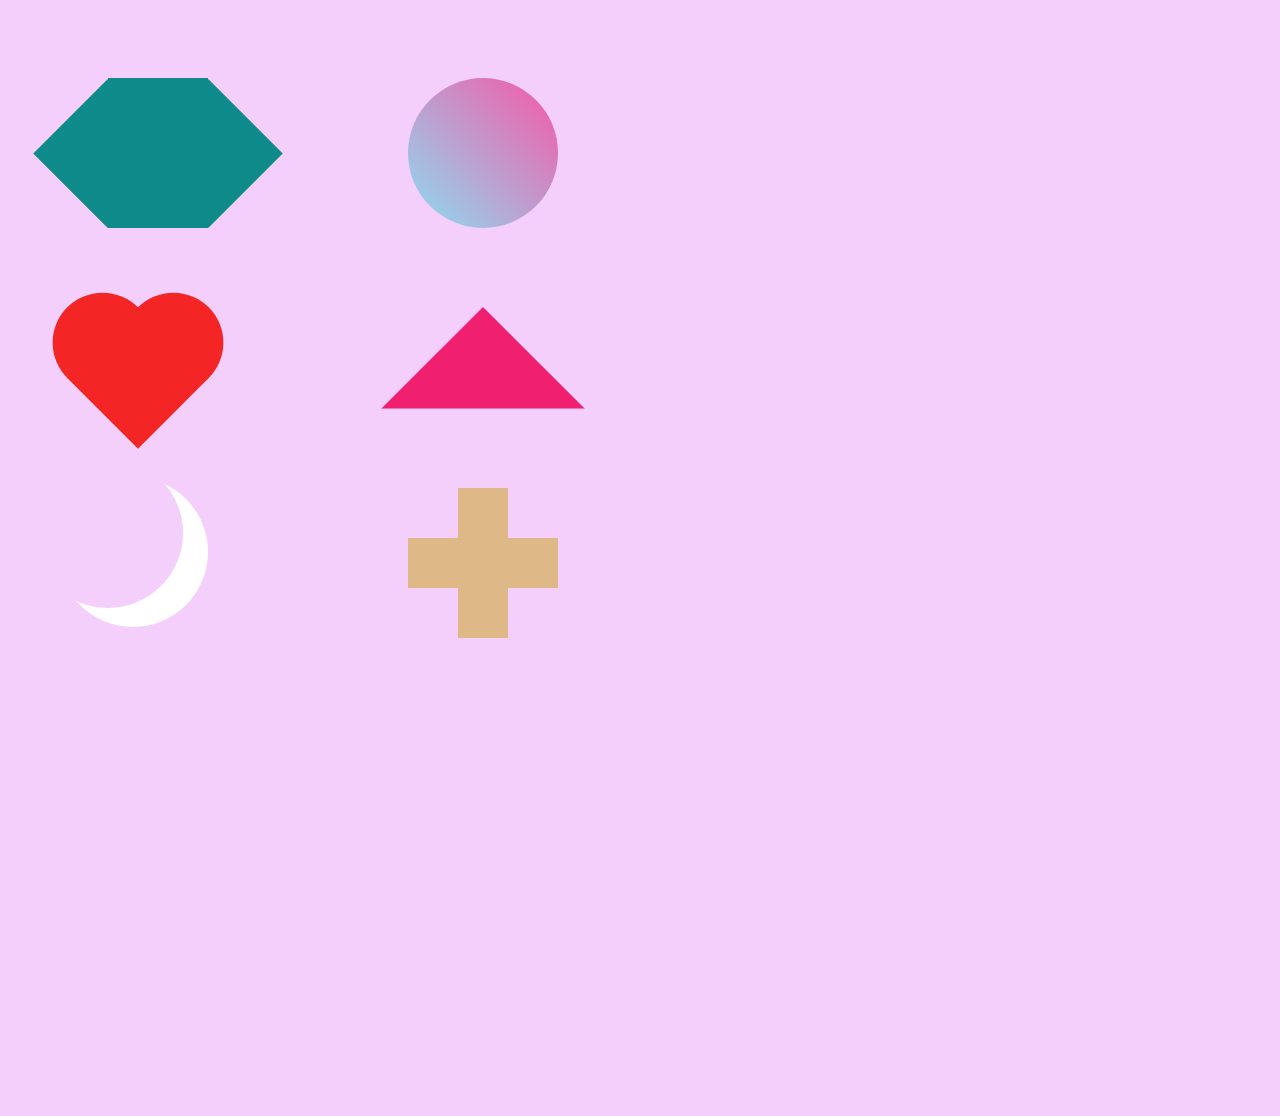
<file: Day 1 - Shapes/index.html>
<!DOCTYPE html>
<html>
  <head>
    <style>
      :root {
        --default-color: linear-gradient(
          45deg,
          hsl(192, 80%, 75%),
          hsl(330, 90%, 65%)
        );
        --width-height: 150px;
      }

      body {
        background: hsl(290, 90%, 90%);
        padding: 50px;
        /* position: absolute; */
      }

      .div {
        position: relative;
        width: var(--width-height);
        height: var(--width-height);
      }

      .hexagon {
        background: hsl(180, 80%, 30%);
        width: 100px;
        margin: 20px;
        /* top: 20px; */
        left: 30px;
      }

      .hexagon::before {
        content: "";
        background: hsl(180, 80%, 30%);
        top: 23px;
        right: 48px;
        width: 105px;
        height: 105px;
        position: absolute;
        transform: rotate(45deg);
      }

      .hexagon::after {
        content: "";
        display: block;
        top: 23px;
        left: 48px;
        background: hsl(180, 80%, 30%);
        width: 105px;
        height: 105px;
        position: absolute;
        transform: rotate(45deg);
      }

      .heart {
        --default-color: hsl(0, 90%, 55%);
        --width-height: 100px;
        margin: 100px 50px 30px 30px;
        background: var(--default-color);
        /* position: relative; */
        /* margin: auto; */
        /* top: 40px; */
        /* right: 50px; */
        transform: rotate(45deg);
      }

      .heart::before {
        content: "";
        background: var(--default-color);
        width: var(--width-height);
        height: var(--width-height);
        position: absolute;
        border-radius: 50%;
        top: 0;
        right: 50px;
      }

      .heart::after {
        content: "";
        background: var(--default-color);
        width: var(--width-height);
        height: var(--width-height);
        position: absolute;
        border-radius: 50%;
        top: -50px;
        left: 0px;
      }

      .crescent {
        background: transparent;
        /* top: 250px; */
        left: -25px;
        border-radius: 50%;
        box-shadow: 25px 19px white;
      }

      .circle {
        border-radius: 50%;
        top: -530px;
        /* position: absolute; */
        left: 350px;
        background: var(--default-color);
      }

      .triangle {
        background: #f01f70;
        top: -420px;
        left: 350px;
        transform: rotate(45deg);
      }

      .triangle::before {
        content: "";
        display: block;
        width: inherit;
        height: 211.5px;
        background: hsl(290, 90%, 90%);
        position: absolute;
        top: 19px;
        left: 50px;
        transform: rotate(45deg);
      }

      .cross {
        top: -420px;
        left: 400px;
        width: 50px;
        background: burlywood;
      }

      .cross::before {
        content: "";
        display: block;
        height: inherit;
        width: 50px;
        background: burlywood;
        position: absolute;
        transform: rotate(90deg);
      }
    </style>
  </head>
  <body>
    <div class="div hexagon"></div>
    <div class="div heart"></div>
    <div class="div crescent"></div>
    <div class="div circle"></div>
    <div class="div triangle"></div>
    <div class="div cross"></div>
  </body>
</html>
</file>
